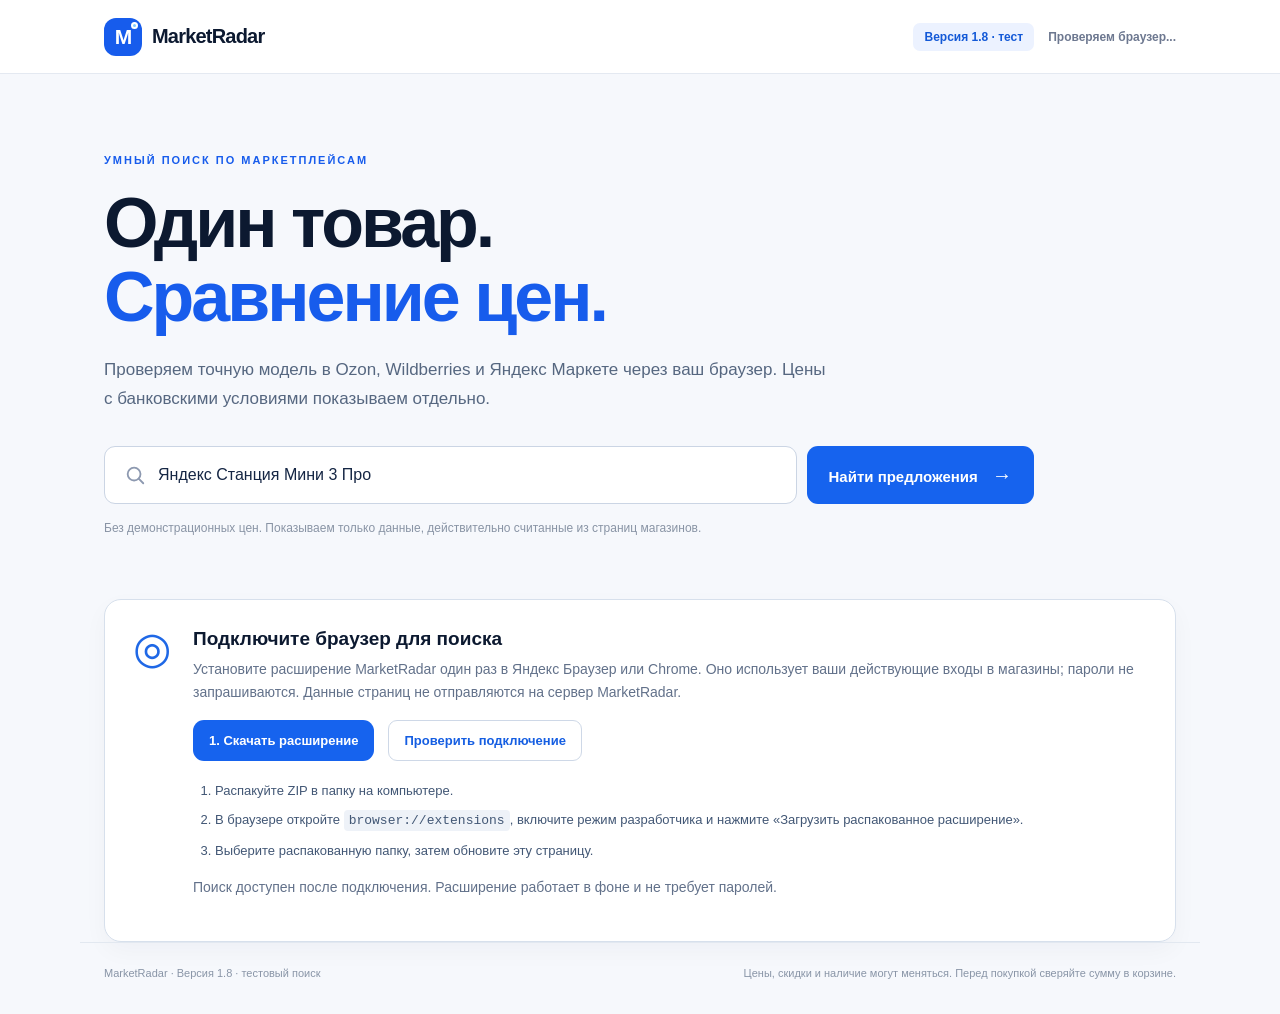
<file: live-preview/index.html>
<!doctype html>
<html lang="ru"><head>
<meta charset="utf-8"><meta name="viewport" content="width=device-width,initial-scale=1">
<meta name="theme-color" content="#0b162c"><title>MarketRadar — поиск лучшей цены</title>
<link rel="stylesheet" href="./styles.css?v=1.8.0"></head>
<body>
<header><div class="wrap nav"><a href="./" class="brand"><span class="mark">M<span class="radar-dot"></span></span><b>MarketRadar</b></a><div class="nav-right"><span class="beta">Версия 1.8 · тест</span><span id="connection" class="connection">Проверяем браузер...</span></div></div></header>
<main class="wrap">
  <section class="intro"><div class="eyebrow">УМНЫЙ ПОИСК ПО МАРКЕТПЛЕЙСАМ</div><h1>Один товар.<br><span>Сравнение цен.</span></h1><p>Проверяем точную модель в Ozon, Wildberries и Яндекс Маркете через ваш браузер. Цены с банковскими условиями показываем отдельно.</p>
    <form id="search-form"><div class="search-wrap"><svg viewBox="0 0 24 24" aria-hidden="true"><circle cx="11" cy="11" r="7"/><path d="m16 16 5 5"/></svg><input id="query" required maxlength="160" autocomplete="off" value="Яндекс Станция Мини 3 Про" placeholder="Название или точная модель товара"></div><button class="primary" type="submit" id="go">Найти предложения <span>→</span></button></form>
    <p class="disclaimer">Без демонстрационных цен. Показываем только данные, действительно считанные из страниц магазинов.</p>
  </section>
  <section class="setup" id="setup"><div class="setup-symbol">◎</div><div><h2>Подключите браузер для поиска</h2><p>Установите расширение MarketRadar один раз в Яндекс Браузер или Chrome. Оно использует ваши действующие входы в магазины; пароли не запрашиваются. Данные страниц не отправляются на сервер MarketRadar.</p><div class="setup-actions"><a class="primary install" href="./MarketRadar_Browser_Extension.zip" download="MarketRadar_Browser_Extension.zip">1. Скачать расширение</a><button type="button" class="outline" id="recheck">Проверить подключение</button></div>
      <ol class="setup-steps"><li>Распакуйте ZIP в папку на компьютере.</li><li>В браузере откройте <code>browser://extensions</code>, включите режим разработчика и нажмите «Загрузить распакованное расширение».</li><li>Выберите распакованную папку, затем обновите эту страницу.</li></ol><p id="connection-help" class="help" role="status">Поиск доступен после подключения. Расширение работает в фоне и не требует паролей.</p></div></section>
  <section class="results" id="results" hidden><div class="sectionhead"><div><div class="eyebrow">РЕЗУЛЬТАТЫ ПОИСКА</div><h2 id="result-title">—</h2></div><div id="scan-state" class="scan-status">Подготовка</div></div>
    <div class="market-cards"><article class="market" data-market="ozon"><div class="market-top"><b>Ozon</b><span class="status" id="status-ozon">В очереди</span></div><div class="market-count" id="count-ozon">—</div><small id="detail-ozon">—</small><div class="market-best" id="best-ozon">Лучшая цена: —</div></article><article class="market" data-market="wb"><div class="market-top"><b>Wildberries</b><span class="status" id="status-wb">В очереди</span></div><div class="market-count" id="count-wb">—</div><small id="detail-wb">—</small><div class="market-best" id="best-wb">Лучшая цена: —</div></article><article class="market" data-market="ym"><div class="market-top"><b>Яндекс Маркет</b><span class="status" id="status-ym">В очереди</span></div><div class="market-count" id="count-ym">—</div><small id="detail-ym">—</small><div class="market-best" id="best-ym">Лучшая цена: —</div></article></div>
    <div class="notice"><b>Статус теста:</b> поиск ограничен теми страницами, которые удаётся открыть в вашем браузере. Отсутствие результата не означает отсутствия товара или лучшей цены на площадке.</div>
    <div class="insight-header"><div class="eyebrow">АНАЛИЗ ПРЕДЛОЖЕНИЙ</div><h3>Где выгоднее покупать</h3></div>
    <div id="summary" class="summary" aria-live="polite"></div>
    <p class="analysis-note" id="analysis-note">Ожидаем результаты.</p>
    <div class="filters" aria-label="Критерии сравнения">
      <label>Условия оплаты<select id="payment-filter"><option value="all">Все цены</option><option value="bank">С указанными банками</option><option value="other-banks">С другими банками</option><option value="standard">Обычная цена (если подтверждена)</option><option value="unverified">Условия пока неизвестны</option></select></label>
      <label>Маркетплейс<select id="market-filter"><option value="all">Все площадки</option><option value="ozon">Ozon</option><option value="wb">Wildberries</option><option value="ym">Яндекс Маркет</option></select></label>
      <label>Сортировка<select id="sort-filter"><option value="price">Сначала дешевле</option><option value="delivery">Сначала быстрее доставка</option><option value="market">По площадке</option></select></label>
      <label class="check-filter"><input id="known-delivery" type="checkbox">Только с известной доставкой</label>
    </div>
    <div class="table-head"><h3>Предложения точной модели</h3><span id="total">0 предложений</span></div><div id="offers" class="offers"><div class="empty">Поиск ещё не запущен.</div></div>
  </section>
</main><footer class="wrap"><span>MarketRadar · Версия 1.8 · тестовый поиск</span><span>Цены, скидки и наличие могут меняться. Перед покупкой сверяйте сумму в корзине.</span></footer>
<div id="toast" class="toast" role="status" aria-live="polite" hidden></div><script src="./app.js?v=1.8.0" defer></script>
</body></html>
</file>
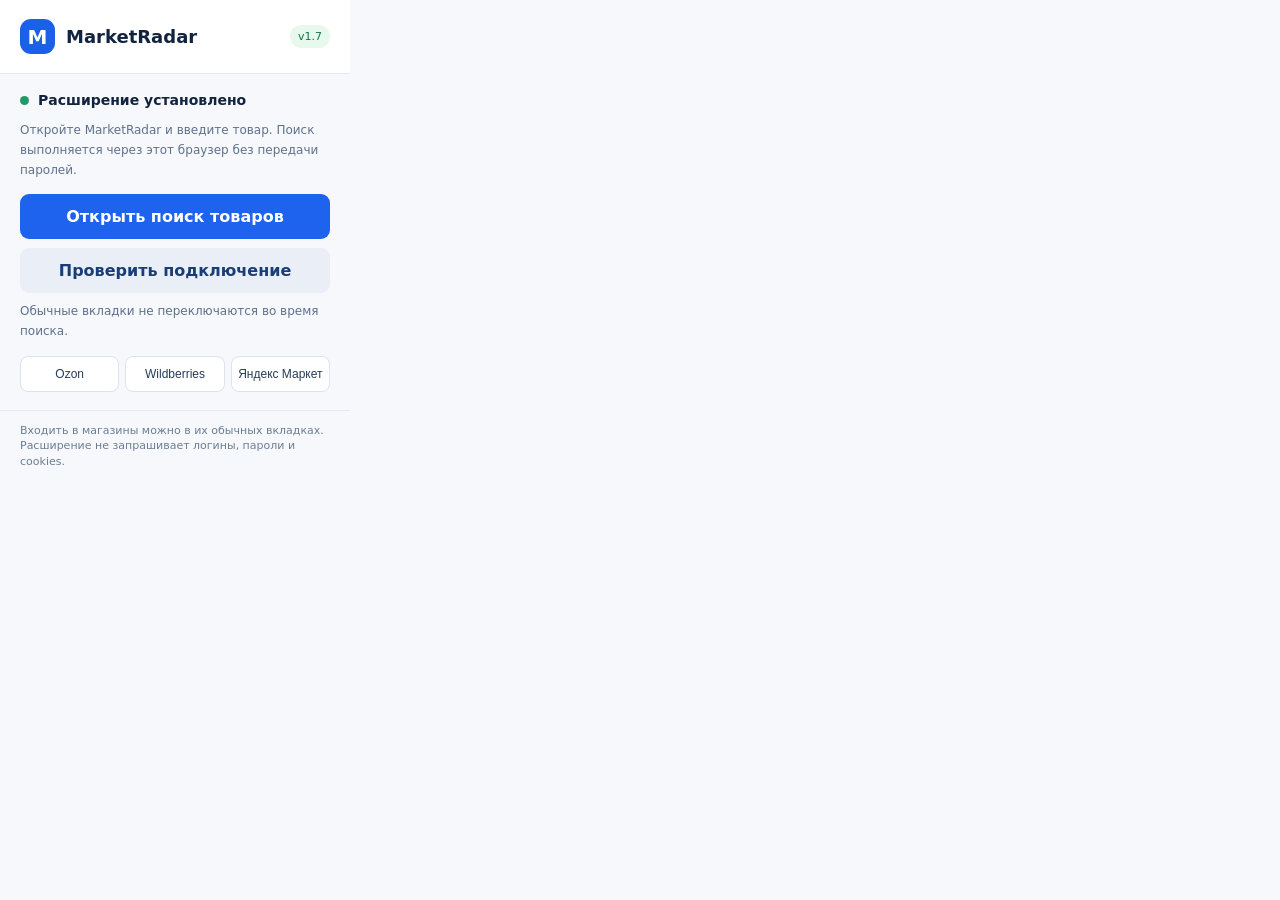
<file: extension-preview/popup.html>
<!doctype html><html lang="ru"><head><meta charset="utf-8"><meta name="viewport" content="width=device-width,initial-scale=1"><title>MarketRadar</title><style>
:root{color-scheme:light;font-family:system-ui,-apple-system,'Segoe UI',sans-serif}*{box-sizing:border-box}body{width:350px;margin:0;background:#f6f8fc;color:#11233e}.header{padding:19px 20px;background:white;display:flex;align-items:center;gap:11px;border-bottom:1px solid #e4eaf3}.logo{display:grid;place-items:center;width:35px;height:35px;border-radius:11px;background:#1b61e8;color:white;font-size:20px;font-weight:800}.header b{font-size:18px}.badge{margin-left:auto;font-size:11px;background:#e7f8ed;color:#187247;border-radius:20px;padding:5px 8px}.main{padding:18px 20px}.status{display:flex;gap:9px;align-items:center;margin:0 0 13px;font-weight:650;font-size:14px}.dot{width:9px;height:9px;background:#239968;border-radius:50%;flex-shrink:0}.muted{color:#5e718b;font-size:12px;line-height:1.65;margin:0 0 14px}.btn{width:100%;border:0;border-radius:9px;padding:13px 10px;font:inherit;font-weight:700;cursor:pointer;margin-bottom:9px}.primary{background:#1d63ed;color:white}.secondary{background:#e9eef7;color:#183d77}.stores{display:grid;grid-template-columns:repeat(3,1fr);gap:6px}.stores button{background:white;border:1px solid #dbe3ed;border-radius:8px;color:#263c59;font-size:12px;padding:10px 4px;cursor:pointer}.foot{color:#6c7d91;font-size:11px;line-height:1.4;padding:12px 20px 17px;border-top:1px solid #e4eaf3}button:focus-visible{outline:3px solid #81b5ff;outline-offset:2px}
</style></head><body><div class="header"><span class="logo">M</span><b>MarketRadar</b><span class="badge">v1.7</span></div><div class="main"><p class="status"><span class="dot"></span><span id="state">Расширение установлено</span></p><p class="muted">Откройте MarketRadar и введите товар. Поиск выполняется через этот браузер без передачи паролей.</p><button id="open" class="btn primary">Открыть поиск товаров</button><button id="check" class="btn secondary">Проверить подключение</button><p id="diagnostic" class="muted" role="status" aria-live="polite">Обычные вкладки не переключаются во время поиска.</p><div class="stores"><button data-store="https://www.ozon.ru/">Ozon</button><button data-store="https://www.wildberries.ru/">Wildberries</button><button data-store="https://market.yandex.ru/">Яндекс Маркет</button></div></div><div class="foot">Входить в магазины можно в их обычных вкладках. Расширение не запрашивает логины, пароли и cookies.</div><script src="popup.js"></script></body></html>
</file>
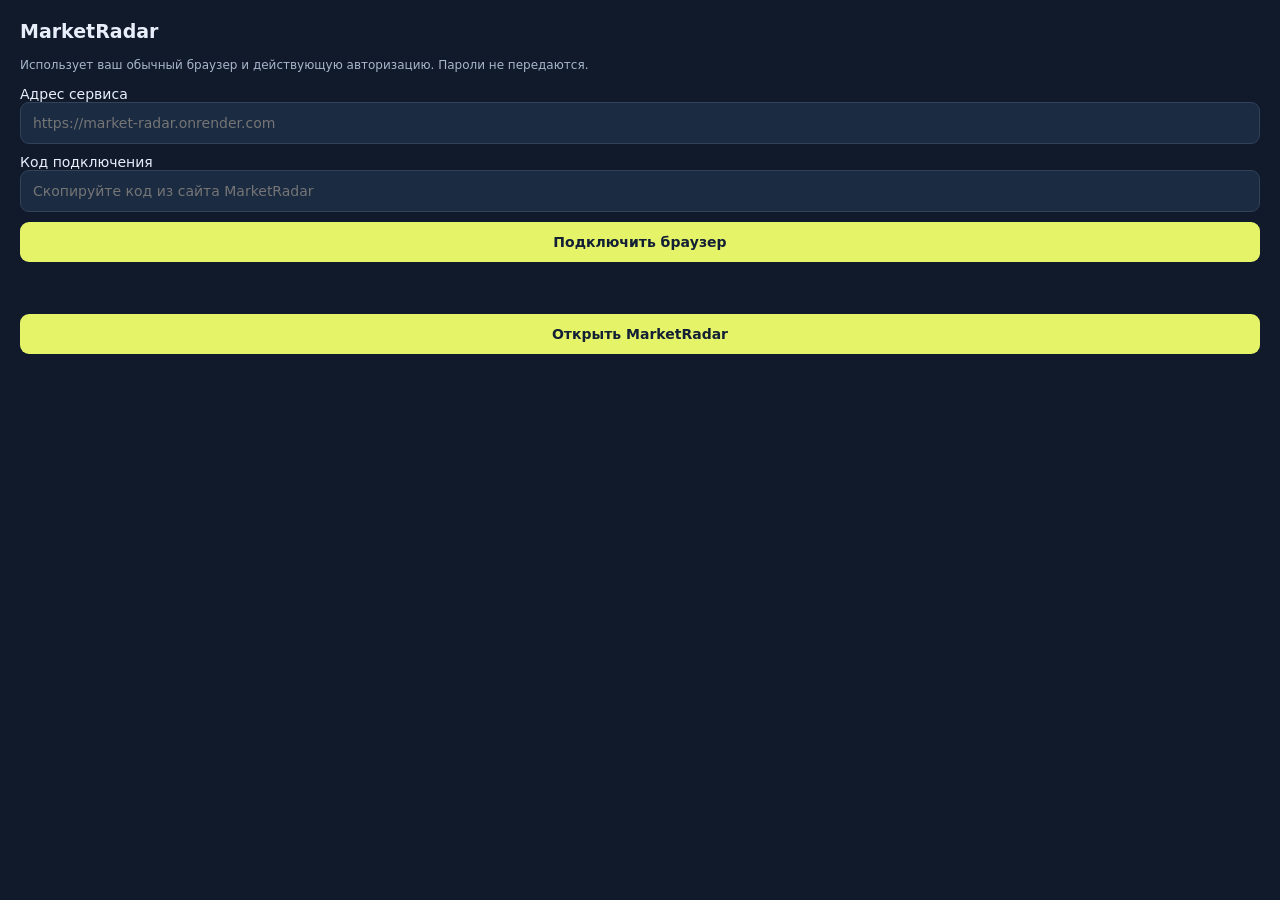
<file: extension/popup.html>
<!DOCTYPE html><html lang="ru"><head><meta charset="utf-8"><meta name="viewport" content="width=device-width"><style>
body{font:14px system-ui;margin:0;padding:20px;min-width:320px;background:#101a2b;color:#e9eefb}
h2{margin:0 0 14px;font-size:19px}.muted{color:#a9b6cb;font-size:12px;line-height:1.5}
input,button{width:100%;box-sizing:border-box;border-radius:9px;padding:12px;font:inherit;margin-bottom:10px}
input{background:#1b2b42;color:white;border:1px solid #31425a}button{background:#e5f369;border:0;color:#131f34;font-weight:700;cursor:pointer}#msg{font-size:12px;color:#c1d5ed;min-height:18px}
</style></head><body><h2>MarketRadar</h2><p class="muted">Использует ваш обычный браузер и действующую авторизацию. Пароли не передаются.</p>
<label>Адрес сервиса</label><input id="server" value="" placeholder="https://market-radar.onrender.com">
<label>Код подключения</label><input id="code" placeholder="Скопируйте код из сайта MarketRadar">
<button id="connect">Подключить браузер</button><p id="msg"></p><button id="open">Открыть MarketRadar</button>
<script src="popup.js"></script></body></html>
</file>
<file: live-preview/styles.css>
:root{font-family:Inter,'Segoe UI',Arial,sans-serif;color:#0c1930;background:#f6f8fc;font-synthesis:none}*{box-sizing:border-box}body{margin:0}header{background:white;border-bottom:1px solid #e4e9f1}a{color:inherit}.wrap{max-width:1120px;margin:auto;padding-left:24px;padding-right:24px}.nav{height:73px;display:flex;justify-content:space-between;align-items:center}.brand{display:flex;align-items:center;text-decoration:none;font-size:20px;letter-spacing:-.8px;gap:10px}.mark{display:grid;place-items:center;background:#175cec;color:white;font-weight:900;font-size:21px;border-radius:12px;width:38px;height:38px;position:relative}.radar-dot{width:7px;height:7px;position:absolute;background:#80c9ff;border:2px solid white;border-radius:100%;right:4px;top:4px}.nav-right{display:flex;gap:14px;align-items:center}.beta{font-size:12px;color:#1359d7;background:#ecf2ff;padding:7px 11px;border-radius:7px;font-weight:600}.connection{font-size:12px;color:#6d7890}.connection.connected{color:#16815a}.intro{padding:80px 0 60px}.eyebrow{letter-spacing:2px;font-weight:800;font-size:11px;color:#175cec;margin-bottom:20px}.intro h1{font-size:clamp(41px,6vw,70px);line-height:1.06;letter-spacing:-3px;margin:0;font-weight:790}.intro h1 span{color:#175cec}.intro>p{font-size:17px;line-height:1.7;color:#566780;max-width:730px;margin:22px 0 32px}.intro form{display:flex;gap:10px;max-width:930px}.search-wrap{flex:1;position:relative}.search-wrap svg{position:absolute;left:20px;top:50%;transform:translateY(-50%);width:22px;height:22px;fill:none;stroke:#8d99b0;stroke-width:2;stroke-linecap:round}.search-wrap input{width:100%;height:58px;border:1px solid #cbd5e4;background:white;border-radius:11px;padding:0 16px 0 53px;font-size:16px;color:#152644;outline:none}.search-wrap input:focus{border-color:#3177fa;box-shadow:0 0 0 3px #dbe8ff}.primary{height:58px;padding:0 22px;background:#1663ee;color:#fff;border:0;border-radius:11px;font-size:15px;font-weight:700;cursor:pointer;white-space:nowrap}.primary span{font-size:20px;margin-left:10px}.primary:disabled{opacity:.6;cursor:wait}.intro .disclaimer{font-size:12px;color:#8994a5;margin:14px 0 0}.setup{display:flex;gap:22px;background:white;border:1px solid #d7e0ec;border-radius:17px;padding:26px 28px;align-items:flex-start;max-width:1080px;box-shadow:0 9px 25px #0b183409}.setup-symbol{font-size:44px;color:#1f68e6;line-height:1}.setup h2{margin:2px 0 8px;font-size:19px}.setup p{line-height:1.65;color:#62718a;margin:0 0 16px;font-size:14px}.setup-actions{display:flex;align-items:center;gap:14px;flex-wrap:wrap}.setup-actions span{max-width:620px;color:#65758e;font-size:12px;line-height:1.5}.outline{display:inline-block;text-decoration:none;white-space:nowrap;border-radius:9px;border:1px solid #ced8e7;padding:12px 15px;color:#155ee2;font-weight:700;font-size:13px}.results{padding:40px 0 90px}.sectionhead{display:flex;justify-content:space-between;gap:20px;align-items:center;margin-bottom:25px}.sectionhead .eyebrow{margin-bottom:10px}.sectionhead h2{font-size:28px;letter-spacing:-.6px;margin:0}.scan-status{font-size:13px;border:1px solid #d7e1ef;padding:10px 14px;border-radius:30px;background:white}.market-cards{display:grid;grid-template-columns:repeat(3,1fr);gap:13px}.market{background:white;border:1px solid #dee5ef;border-radius:13px;padding:18px}.market-top{display:flex;justify-content:space-between;align-items:center;gap:8px;font-size:16px}.market .status{font-size:11px;color:#708099;font-weight:500}.market-count{font-size:24px;font-weight:780;margin:20px 0 4px}.market small{color:#76849b;font-size:12px}.notice{background:#fff7e9;color:#8b5e13;border:1px solid #f2daa8;padding:15px 18px;border-radius:10px;font-size:13px;line-height:1.55;margin:16px 0 35px}.table-head{display:flex;justify-content:space-between;align-items:center;margin-bottom:13px}.table-head h3{font-size:22px;margin:0}.table-head span{color:#7d8aa0;font-size:12px}.offers{display:grid;gap:10px}.offer,.empty{background:white;border:1px solid #dfe6ef;border-radius:13px;padding:19px;display:flex;justify-content:space-between;align-items:center;gap:22px}.empty{color:#7c899e}.offer h4{margin:0 0 7px;font-size:15px;line-height:1.5}.offer .meta{font-size:12px;color:#64748b}.offer-price{text-align:right;flex-shrink:0}.offer-price strong{display:block;color:#18304f;font-size:25px;letter-spacing:-.5px}.offer-price .condition{color:#64748b;font-size:11px;display:block;max-width:220px}.offer a{color:#175cec;font-size:12px;display:inline-block;margin-top:8px;font-weight:600}.warn{color:#a26a13!important}footer{display:flex;justify-content:space-between;gap:24px;border-top:1px solid #e2e8f0;color:#8995a7;font-size:11px;padding-top:24px;padding-bottom:36px}code{font-family:Consolas,monospace;background:#eef2f8;padding:3px 5px;border-radius:4px}@media(max-width:700px){.wrap{padding-left:16px;padding-right:16px}.nav{height:65px}.intro{padding:55px 0 35px}.intro h1{letter-spacing:-1.7px}.intro form{flex-direction:column}.primary{width:100%}.market-cards{grid-template-columns:1fr}.offer{flex-direction:column;align-items:flex-start}.offer-price{text-align:left}.setup{padding:18px}.setup-symbol{display:none}.sectionhead{align-items:flex-start;flex-direction:column}footer{flex-direction:column;gap:8px}}

.install{display:inline-grid;place-items:center;height:auto;padding:13px 16px;text-decoration:none;font-size:13px}
.setup-steps{padding-left:22px;margin:18px 0 12px;color:#425775;font-size:13px;line-height:1.9}
.setup-steps li{margin-bottom:5px}.help{font-size:12px;color:#355c95;margin:8px 0 0}
button.outline{cursor:pointer;background:#fff}.toast{position:fixed;bottom:24px;left:50%;transform:translateX(-50%);max-width:min(520px,calc(100vw - 36px));background:#142746;color:white;padding:13px 20px;border-radius:11px;box-shadow:0 12px 34px #13244233;font-size:13px;z-index:30}.connection{font-weight:600}.connection.connected{color:#16815a}.scan-status{max-width:230px;line-height:1.5;text-align:center}
@media(max-width:650px){.setup-actions{flex-direction:column;align-items:stretch}.setup-actions>*{text-align:center}.install{width:100%}.nav-right .beta{display:none}}

/* MarketRadar 1.6: decision support, sorting and transparent delivery coverage */
.insight-header{margin:22px 0 14px}.insight-header .eyebrow{margin-bottom:7px}.insight-header h3{margin:0;font-size:24px;letter-spacing:-.5px}.summary{display:grid;grid-template-columns:repeat(3,minmax(0,1fr));gap:12px}.summary-item{padding:19px;background:#eaf1ff;border:1px solid #d0e0fa;border-radius:14px;display:flex;flex-direction:column;gap:10px}.summary-item span{font-size:12px;color:#456182;font-weight:700}.summary-item strong{font-size:25px;color:#142d55;line-height:1.15;letter-spacing:-.5px}.summary-item small{font-size:12px;line-height:1.45;color:#566e8a}.analysis-note{margin:14px 0 24px;font-size:13px;color:#62718a;line-height:1.6}.filters{display:flex;align-items:flex-end;flex-wrap:wrap;gap:12px;background:white;border:1px solid #dfe6ef;border-radius:13px;padding:16px;margin-bottom:24px}.filters label{font-size:12px;color:#536680;font-weight:600;display:flex;flex-direction:column;gap:8px;flex:1;min-width:180px}.filters select{width:100%;border:1px solid #cbd5e4;border-radius:9px;background:#fff;padding:11px 12px;font:inherit;font-size:13px;color:#1a2b49;min-height:42px;cursor:pointer}.filters .check-filter{flex-direction:row;align-items:center;gap:9px;min-height:43px;max-width:260px;line-height:1.4}.check-filter input{width:16px;height:16px;accent-color:#1763ed}.offer-main{min-width:0;flex:1}.offer-tags{display:flex;flex-wrap:wrap;gap:6px;margin:8px 0}.offer-tags span{background:#eff4fa;border-radius:7px;padding:5px 9px;font-size:11px;color:#425c81}.offer-tags span.tag-bank{color:#8e5c0e;background:#fff2da}.shipping{font-size:12px;font-weight:600;color:#2f537b;margin:12px 0 4px}.offer-note{font-size:11px;color:#7b899c;margin:0}.offer-price{min-width:160px}.offer-price strong{font-variant-numeric:tabular-nums}.results .empty{justify-content:flex-start}.offer{align-items:center}.offer h4{font-size:16px;line-height:1.5}.market-count{margin:16px 0 7px}.market small{line-height:1.4;display:block}.notice{margin-bottom:28px}@media(max-width:850px){.summary{grid-template-columns:1fr}.filters label{min-width:150px}}@media(max-width:600px){.offer-price{min-width:0}.filters{flex-direction:column;align-items:stretch}.filters label{width:100%;max-width:none}.summary-item strong{font-size:23px}}

.market-best{margin-top:14px;padding-top:12px;border-top:1px solid #edf0f7;font-size:12px;color:#1d5e9e;font-weight:650;line-height:1.5}.market-top{min-height:23px}.offer{border-color:#d7e2f0}.offer:hover{border-color:#abc9f7;box-shadow:0 2px 14px #174aa909}.offer-price a:hover{text-decoration:underline}.filters select:focus-visible,.check-filter input:focus-visible{outline:2px solid #226dff;outline-offset:2px}

.setup[hidden],.results[hidden],.toast[hidden]{display:none!important}
</file>
